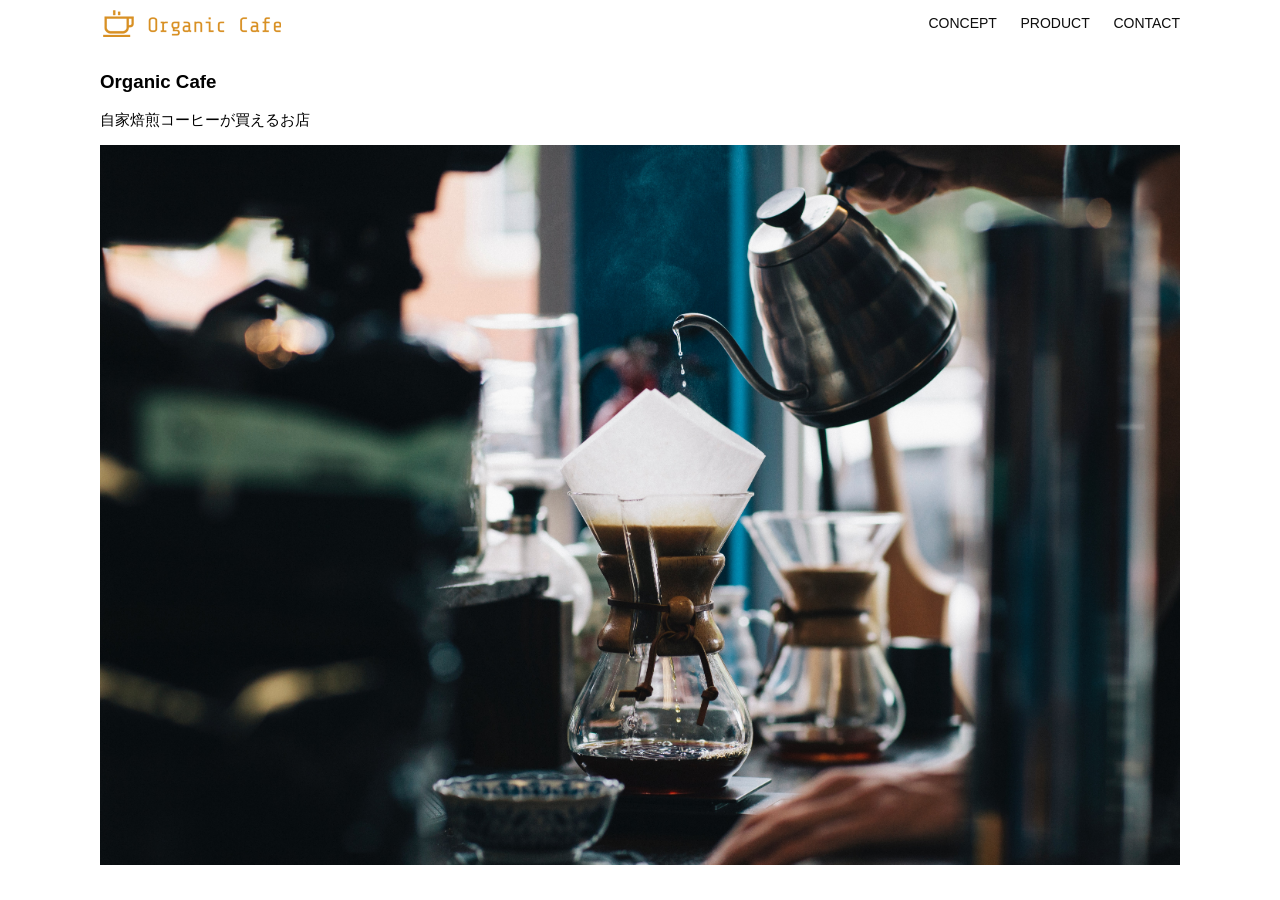
<file: html-css-kadai_013/index.html>
<!doctype html>
<html>
  <head>
    <title>Organic Cafe</title>
    <meta charset="UTF-8" />
    <meta
      name="description"
      content="自家焙煎のコーヒーがお家で楽しめるOrganic Cafe"
    />
    <meta name="viewport" content="width=device-width, initial-scale=1.0" />
    <link rel="stylesheet" href="style.css" />
  </head>
  <body>
    <header>
      <a href="index.html" id="logo"
        ><img src="images/logo.png" alt="トップページに戻る"
      /></a>

      <nav id="nav-pc">
        <a href="index.html#concept">CONCEPT</a>
        <a href="index.html#product">PRODUCT</a>
        <a href="index.html#contact">CONTACT</a>
      </nav>
      <img
        id="menu-sp"
        src="images/button-menu.png"
        alt="ナビゲーションを開く"
        onclick="document.getElementById('nav-sp').style.display = 'block'"
      />

      <nav id="nav-sp">
        <ul>
          <li>
            <img
              id="close"
              src="images/button-close.png"
              alt="ナビゲーションを閉じる"
              onclick="document.getElementById('nav-sp').style.display = 'none'"
            />
          </li>
          <li>
            <a
              id="logo-sp"
              href="index.html"
              onclick="document.getElementById('nav-sp').style.display = 'none'"
            >
              <img src="images/logo-sp.png" alt="トップページに戻る" />
            </a>
          </li>
          <li>
            <a
              class="menu"
              href="index.html#concept"
              onclick="document.getElementById('nav-sp').style.display = 'none'"
              >CONCEPT</a
            >
          </li>
          <li>
            <a
              class="menu"
              href="index.html#product"
              onclick="document.getElementById('nav-sp').style.display = 'none'"
              >PRODUCT</a
            >
          </li>
          <li>
            <a
              class="menu"
              href="index.html#contact"
              onclick="document.getElementById('nav-sp').style.display = 'none'"
              >CONTACT</a
            >
          </li>
        </ul>
      </nav>
      <nav id="nav-sp">
        <img
          id="close"
          src="images/button-close.png"
          alt="ナビゲーションを閉じる"
          onclick="document.getElementById('nav-sp').style.display = 'none'"
        />
      </nav>
    </header>

    <main>
      <article>
        <section id="main-visual">
          <div id="main-message">
            <h1>Organic Cafe</h1>
            <p>自家焙煎コーヒーが買えるお店</p>
          </div>
          <img
            src="images/main-image.jpg"
            alt="コーヒーをハンドドリップで淹れる画像"
          />
        </section>
      </article>
    </main>
  </body>
</html>
</file>
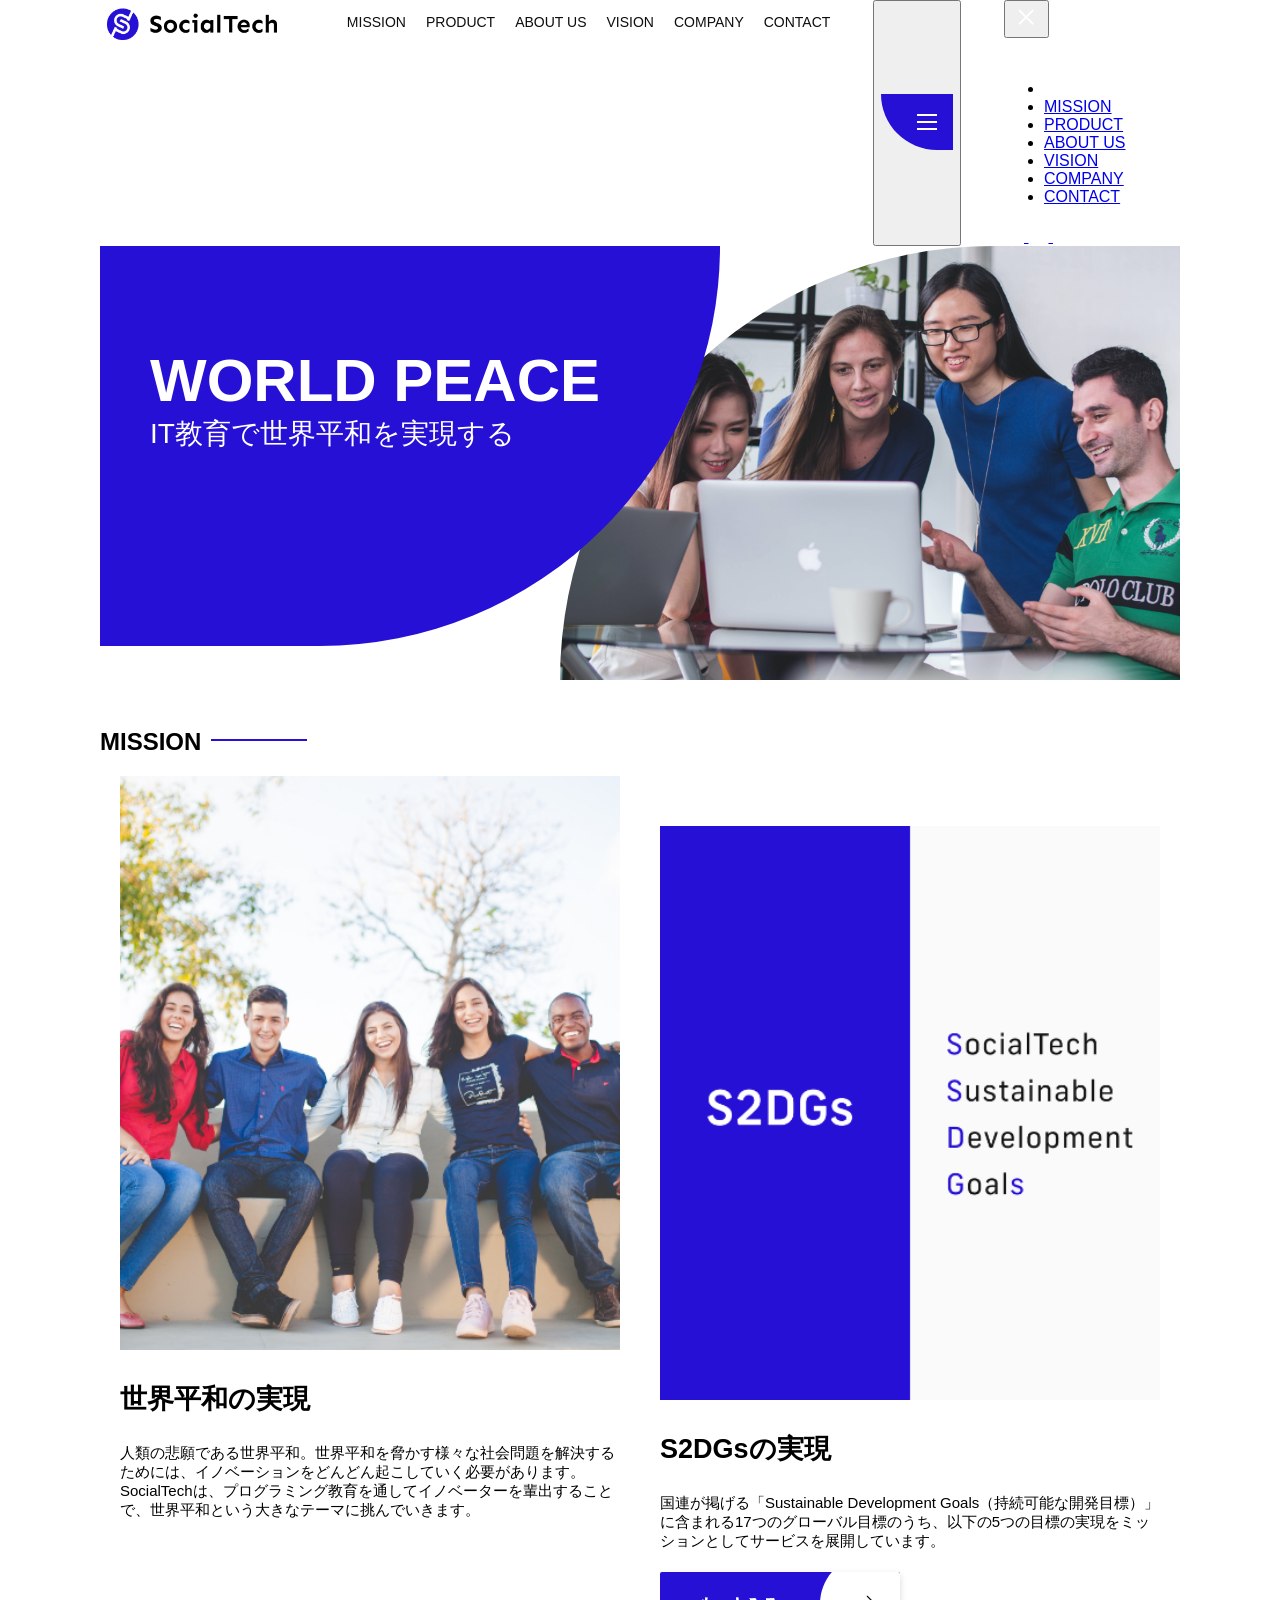
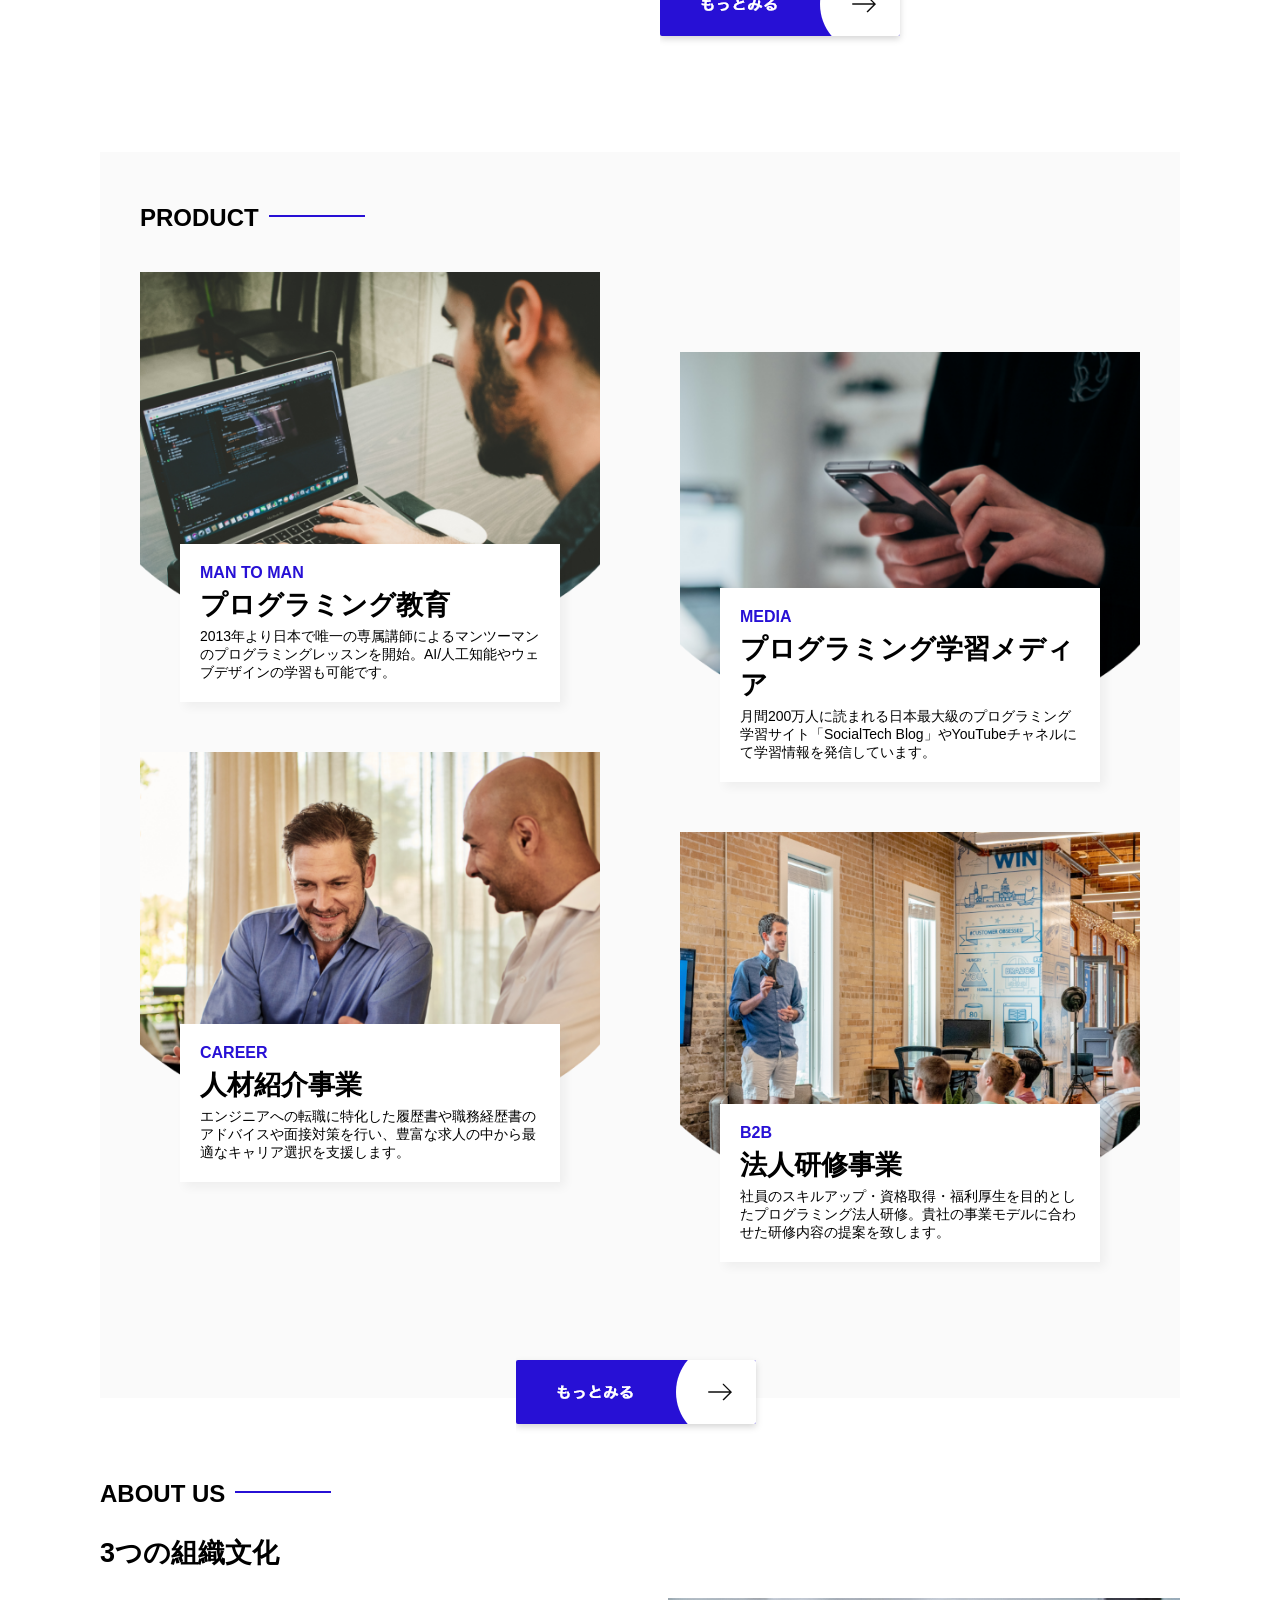
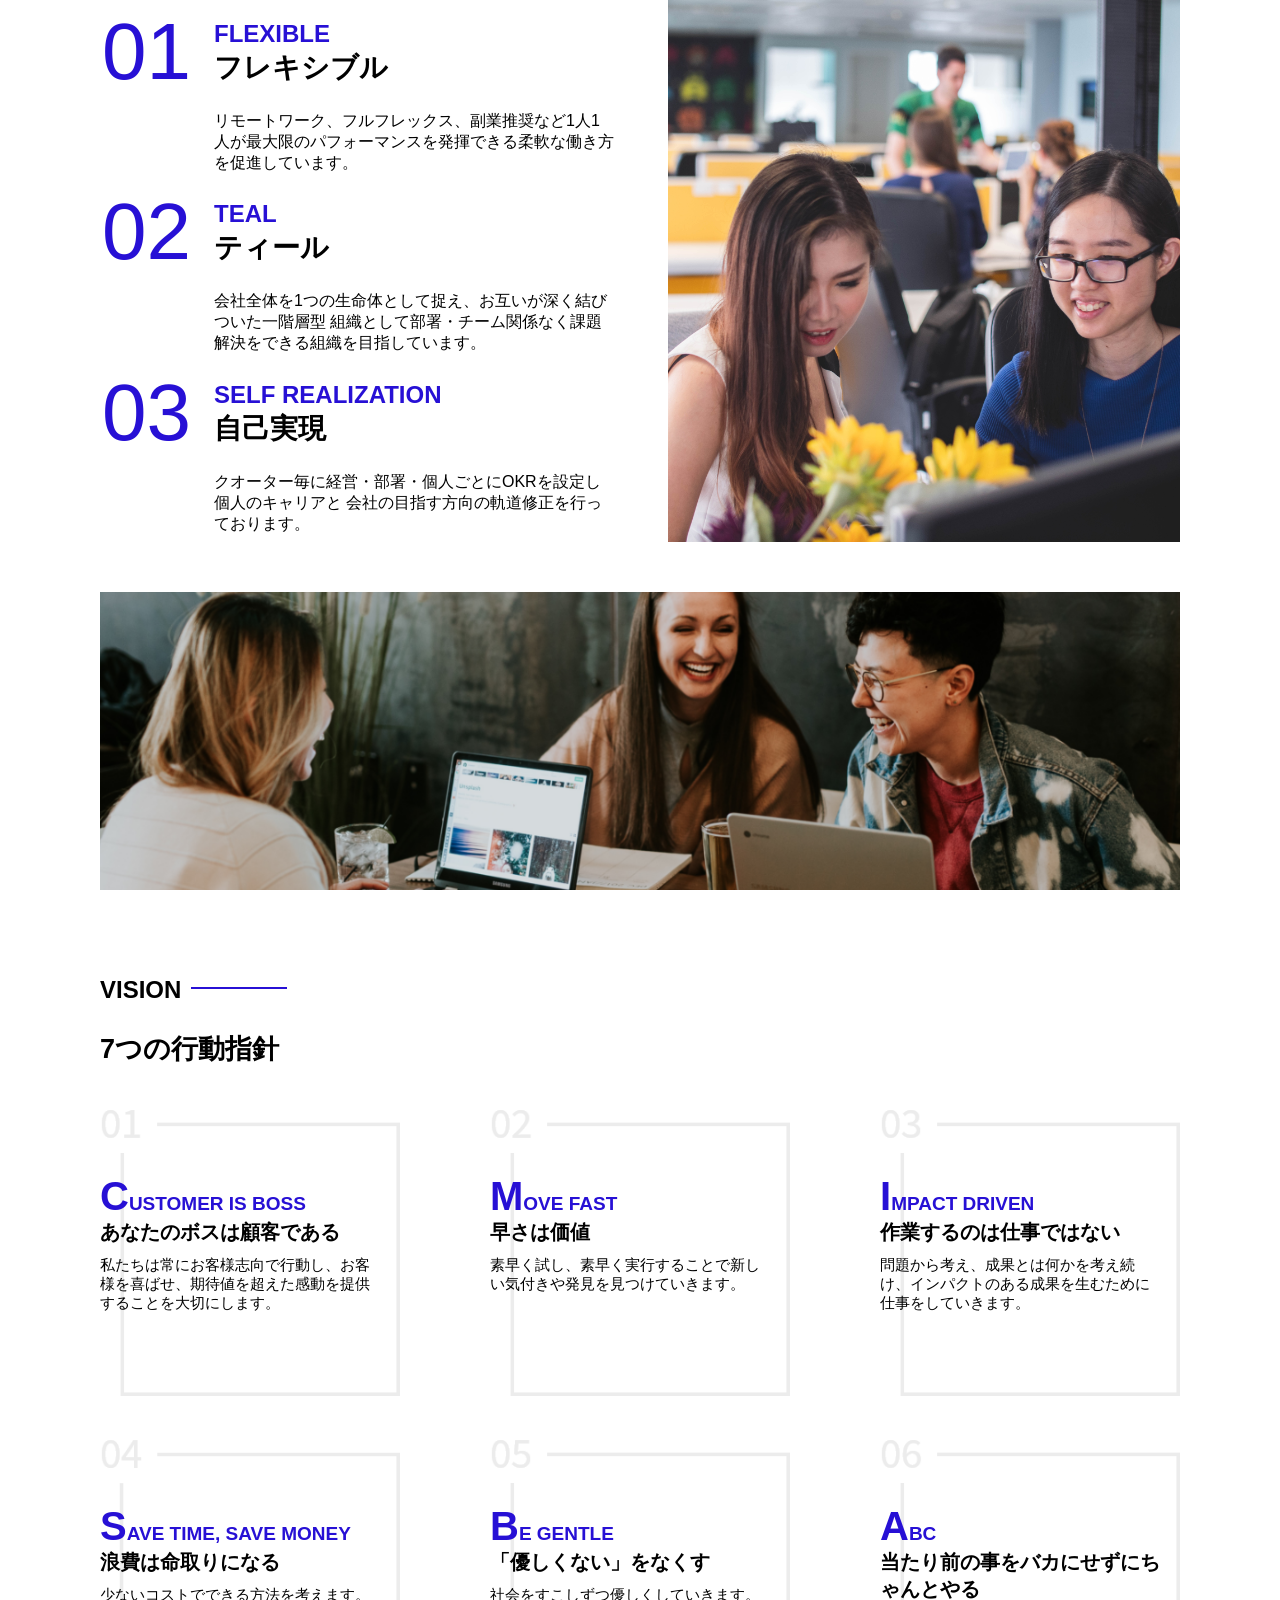
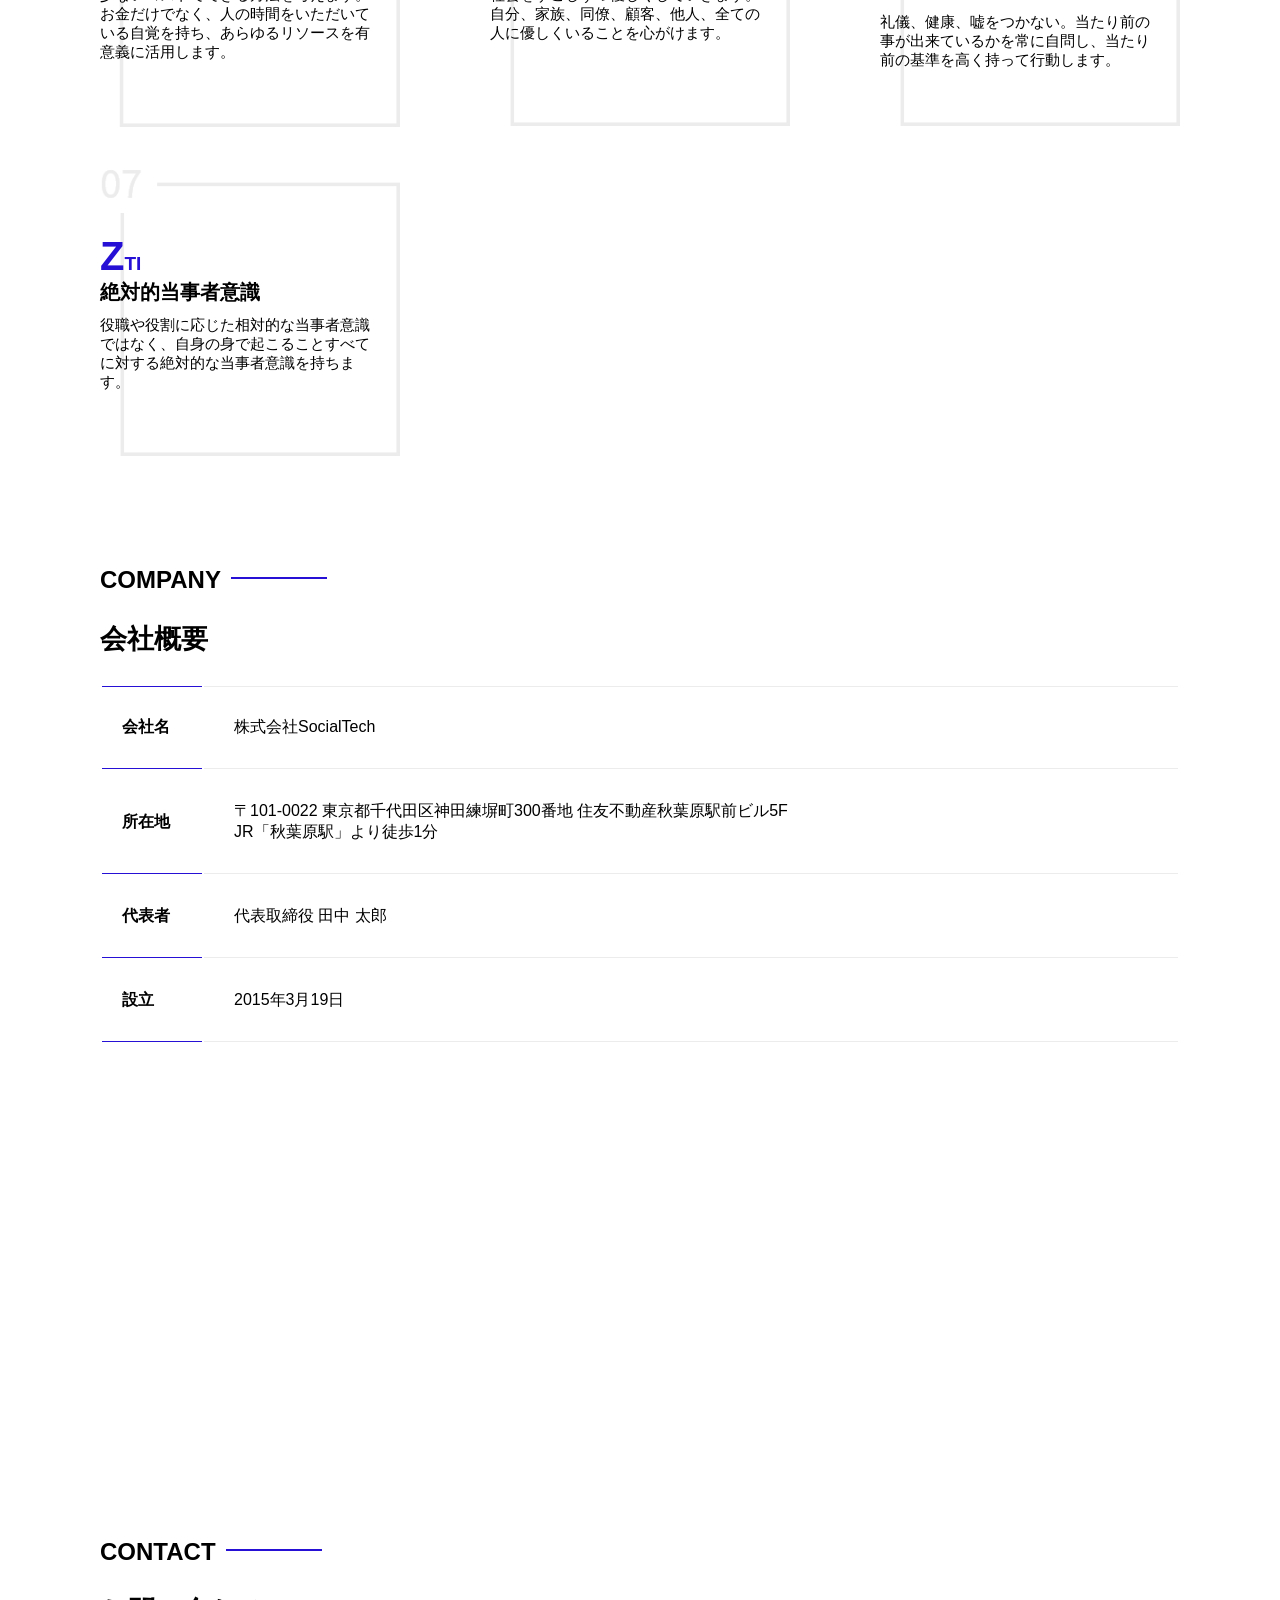
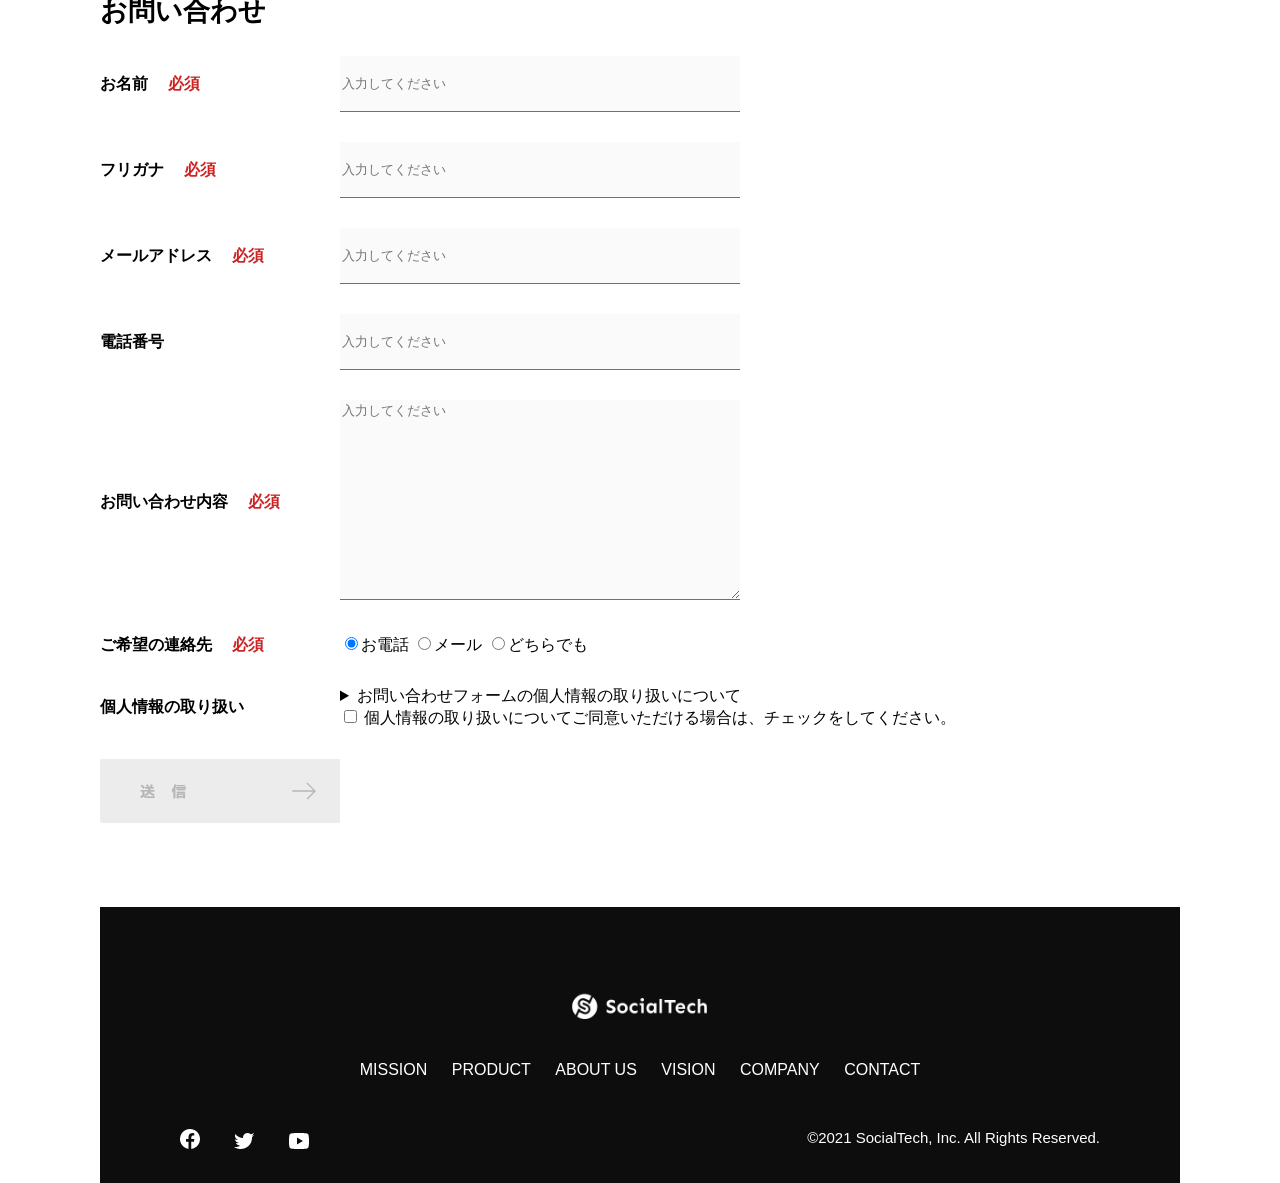
<file: SOCIALTECH/index.html>
<!doctype html>
<html lang="en">
  <head>
    <meta charset="UTF-8" />
    <meta
      name="description"
      content="SocialTechはEdTech業界のリーディングカンパニーを目指します。"
    />
    <meta name="viewport" content="width=device-width, initial-scale=1.0" />
    <title>SocialTech</title>
    <link rel="stylesheet" href="style.css" />
  </head>
  <body>
    <header>
      <a href="index.html" id="logo">
        <img src="images/logo.png" alt="トップページに戻る" />
      </a>
      <nav id="nav-pc">
        <ul>
          <li><a href="mission.html">MISSION</a></li>
          <li><a href="product.html">PRODUCT</a></li>
          <li><a href="index.html#aboutus">ABOUT US</a></li>
          <li><a href="index.html#vision">VISION</a></li>
          <li><a href="index.html#company">COMPANY</a></li>
          <li><a href="index.html#contact">CONTACT</a></li>
        </ul>
      </nav>
        <button id="menu-sp" onclick="document.getElementById('nav-sp').style.display = 'block'">
         <img src="images/button-menu.png" alt="ナビゲーションを開く">
       </button>
         <!-- スマホ用ナビゲーション -->
       <div id="nav-sp">
         <button id="close" onclick="document.getElementById('nav-sp').style.display = 'none'">
           <img src="images/button-close.png" alt="ナビゲーションを閉じる">
         </button>
 
         <nav>
           <ul>
             <li>
               <a id="logo-sp" href="index.html" onclick="document.getElementById('nav-sp').style.display = 'none'"><img src="images/logo-sp.png" alt="トップページに戻る"></a>
             </li>
             <li><a class="menu" href="mission.html" onclick="document.getElementById('nav-sp').style.display = 'none'">MISSION</a></li>
             <li><a class="menu" href="product.html" onclick="document.getElementById('nav-sp').style.display = 'none'">PRODUCT</a></li>
             <li><a class="menu" href="index.html#aboutus" onclick="document.getElementById('nav-sp').style.display = 'none'">ABOUT US</a></li>
             <li><a class="menu" href="index.html#vision" onclick="document.getElementById('nav-sp').style.display = 'none'">VISION</a></li>
             <li><a class="menu" href="index.html#company" onclick="document.getElementById('nav-sp').style.display = 'none'">COMPANY</a></li>
             <li><a class="menu" href="index.html#contact" onclick="document.getElementById('nav-sp').style.display = 'none'">CONTACT</a></li>
           </ul>
         </nav>
         <div id="sns">
           <a href="https://www.facebook.com/sejuku2013">
             <img src="images/button-facebook.png" alt="Facebookのリンク">
           </a>
           <a href="https://twitter.com/samuraijuku">
             <img src="images/button-twitter.png" alt="Twitterのリンク">
           </a>
           <a href="https://www.youtube.com/channel/UCCFOQO5aDK0xXam4cUQXT8g">
             <img src="images/button-youtube.png" alt="YouTubeのリンク">
           </a>
         </div>
       </div>
    </header>
    <main>
      <article>
        <section id="main-visual">
           <div id="main-message">
            <h1>WORLD PEACE</h1>
            <p>IT教育で世界平和を実現する</p>
        </div>
        <img src="images/index/index-main.png" alt="PCの周りに集まる多国籍の仲間たち">
      </section>
       <section id="mission">
         <h2 class="index-h2">MISSION</h2>
        <div id="mission-flex">
          <div>
             <img id="mission-photo" src="images/index/index-mission.png" alt="屋外のベンチで写真を撮影する多国籍の仲間たち">
            <h3>世界平和の実現</h3>
            <p>
              人類の悲願である世界平和。世界平和を脅かす様々な社会問題を解決するためには、イノベーションをどんどん起こしていく必要があります。SocialTechは、プログラミング教育を通してイノベーターを輩出することで、世界平和という大きなテーマに挑んでいきます。
            </p>
          </div>
          <div>
             <img id="s2dgs" src="images/index/s2dgs.png" alt="S2DGs">
            <h3>S2DGsの実現</h3>
            <p>国連が掲げる「Sustainable Development Goals（持続可能な開発目標）」に含まれる17つのグローバル目標のうち、以下の5つの目標の実現をミッションとしてサービスを展開しています。</p>
            <a href="mission.html">
              <img src="images/button-more.png" alt="もっとみる">
            </a>
          </div>
        </div>
      </section>
       <section id="product">
       <h2 class="index-h2">PRODUCT</h2>
        <div class="product-flex">
         <div id="product-left">
           <div>
               <img class="product-photo" src="images/index/index-mantoman.png" alt="PCでコードを書く男性">
               <div class="product-explain">
                 <span>MAN TO MAN</span>
                 <h3>プログラミング教育</h3>
                 <p>2013年より日本で唯一の専属講師によるマンツーマンのプログラミングレッスンを開始。AI/人工知能やウェブデザインの学習も可能です。</p>
               </div>
             </div>
             <div>
               <img class="product-photo" src="images/index/index-career.png" alt="笑顔で話し合う2人の男性">
               <div class="product-explain">
                 <span>CAREER</span>
                 <h3>人材紹介事業</h3>
                 <p>エンジニアへの転職に特化した履歴書や職務経歴書のアドバイスや面接対策を行い、豊富な求人の中から最適なキャリア選択を支援します。</p>
               </div>
             </div>
         </div>
         <div id="product-right">
            <div>
              <img class="product-photo" src="images/index/index-media.png" alt="スマートフォンを操作する人">
              <div class="product-explain">
                <span>MEDIA</span>
                <h3>プログラミング学習メディア</h3>
                <p>月間200万人に読まれる日本最大級のプログラミング学習サイト「SocialTech Blog」やYouTubeチャネルにて学習情報を発信しています。</p>
              </div>
            </div>
            <div>
              <img class="product-photo" src="images/index/index-b2b.png" alt="講演中の男性とそれを聴く人々">
              <div class="product-explain">
                <span>B2B</span>
                <h3>法人研修事業</h3>
                <p>社員のスキルアップ・資格取得・福利厚生を目的としたプログラミング法人研修。貴社の事業モデルに合わせた研修内容の提案を致します。</p>
              </div>
            </div>
          </div>
        </div>
        <div id="product-more">
          <a href="product.html">
            <img src="images/button-more.png" alt="もっとみる">
          </a>
         </div>
        </div>
      </section>
      <!-- ABOUT US -->
      <section id="aboutus">
        <h2 class="index-h2">ABOUT US</h2>
        <h3>3つの組織文化</h3>
        <div>
            <table class="culture-table">
            <tr>
              <td class="culture-num">01</td>
              <th><span class="culture-en">FLEXIBLE</span><br>フレキシブル</th>
            </tr>
            <tr>
              <td>
                <!--空のセル-->
              </td>
              <td class="culture-description">リモートワーク、フルフレックス、副業推奨など1人1人が最大限のパフォーマンスを発揮できる柔軟な働き方を促進しています。</td>
            </tr>
            <tr>
              <td class="culture-num">02</td>
              <th><span class="culture-en">TEAL</span><br>ティール</th>
            </tr>
            <tr>
              <td>
                <!--空のセル-->
              </td>
              <td class="culture-description">会社全体を1つの生命体として捉え、お互いが深く結びついた一階層型 組織として部署・チーム関係なく課題解決をできる組織を目指しています。</td>
            </tr>
            <tr>
              <td class="culture-num">03</td>
              <th><span class="culture-en">SELF REALIZATION</span><br>自己実現</th>
            </tr>
            <tr>
              <td>
                <!--空のセル-->
              </td>
              <td class="culture-description">クオーター毎に経営・部署・個人ごとにOKRを設定し個人のキャリアと 会社の目指す方向の軌道修正を行っております。</td>
            </tr>
          </table>
          <img class="culture-img" src="images/index/index-aboutus1.png" alt="笑顔で話し合う2人の女性">
        </div>
         <img class="culture-img2" src="images/index/index-aboutus2.png" alt="笑顔で話し合う3人の男女">
      </section>
      <!-- VISION -->
      <section id="vision">
        <h2 class="index-h2">VISION</h2>
        <h3>7つの行動指針</h3>
        <div>
           <div class="vision-box">
               <img src="images/index/vision-01.png" alt="01">
               <div>
                 <h4>CUSTOMER IS BOSS</h4>
                 <h5>あなたのボスは顧客である</h5>
                 <p>私たちは常にお客様志向で行動し、お客様を喜ばせ、期待値を超えた感動を提供することを大切にします。</p>
               </div>
             </div>
             <div class="vision-box">
               <img src="images/index/vision-02.png" alt="02">
               <div>
                 <h4>MOVE FAST</h4>
                 <h5>早さは価値</h5>
                 <p>素早く試し、素早く実行することで新しい気付きや発見を見つけていきます。</p>
               </div>
             </div>
             <div class="vision-box">
               <img src="images/index/vision-03.png" alt="03">
               <div>
                 <h4>IMPACT DRIVEN</h4>
                 <h5>作業するのは仕事ではない</h5>
                 <p>問題から考え、成果とは何かを考え続け、インパクトのある成果を生むために仕事をしていきます。</p>
               </div>
             </div>
             <div class="vision-box">
               <img src="images/index/vision-04.png" alt="04">
               <div>
                 <h4>SAVE TIME, SAVE MONEY</h4>
                 <h5>浪費は命取りになる</h5>
                 <p>少ないコストでできる方法を考えます。お金だけでなく、人の時間をいただいている自覚を持ち、あらゆるリソースを有意義に活用します。</p>
               </div>
             </div>
             <div class="vision-box">
               <img src="images/index/vision-05.png" alt="05">
               <div>
                 <h4>BE GENTLE</h4>
                 <h5>「優しくない」をなくす</h5>
                 <p>社会をすこしずつ優しくしていきます。自分、家族、同僚、顧客、他人、全ての人に優しくいることを心がけます。</p>
               </div>
             </div>
             <div class="vision-box">
               <img src="images/index/vision-06.png" alt="06">
               <div>
                 <h4>ABC</h4>
                 <h5>当たり前の事をバカにせずにちゃんとやる</h5>
                 <p>礼儀、健康、嘘をつかない。当たり前の事が出来ているかを常に自問し、当たり前の基準を高く持って行動します。</p>
               </div>
             </div>
             <div class="vision-box">
               <img src="images/index/vision-07.png" alt="07">
               <div>
                 <h4>ZTI</h4>
                 <h5>絶対的当事者意識</h5>
                 <p>役職や役割に応じた相対的な当事者意識ではなく、自身の身で起こることすべてに対する絶対的な当事者意識を持ちます。</p>
               </div>
             </div>
        </div>
      </section>
    </article>
  </main>
  </body>
</html>
        </section>
        <!-- COMPANY -->
      <section id="company">
        <h2 class="index-h2">COMPANY</h2>
        <h3>会社概要</h3>
        <table id="company-table">
             <tr>
               <th class="tableheader tableheader-first">会社名</th>
               <td class="cell cell-first">株式会社SocialTech</td>
             </tr>
             <tr>
               <th class="tableheader">所在地</th>
               <td class="cell">〒101-0022 東京都千代田区神田練塀町300番地 住友不動産秋葉原駅前ビル5F<br>JR「秋葉原駅」より徒歩1分</td>
             </tr>
             <tr>
               <th class="tableheader">代表者</th>
               <td class="cell">代表取締役 田中 太郎</td>
             </tr>
             <tr>
               <th class="tableheader">設立</th>
               <td class="cell">2015年3月19日</td>
             </tr>
           </table>
           <iframe 
 src="https://www.google.com/maps/embed?pb=!1m18!1m12!1m3!1d3240.0688551336807!2d139.7720776771055!3d35.69992317258124!2m3!1f0!2f0!3f0!3m2!1i1024!2i768!4f13.1!3m3!1m2!1s0x60188fee13660e23%3A0x77137876edf742ac!2z5L2P5Y-L5LiN5YuV55Sj56eL6JGJ5Y6f6aeF5YmN44OT44Or!5e0!3m2!1sja!2sjp!4v1704858013291!5m2!1sja!2sjp" 
 style="border: 0" allowfullscreen="" loading="lazy">
 </iframe>
      </section>
      <!-- お問い合わせフォーム -->
      <section id="contact">
        <h2 class="index-h2">CONTACT</h2>
        <h3>お問い合わせ</h3>
        <form>
            <div>
            <div class="contact-heading">
              <label class="contact-label">お名前<span class="contact-span">必須</span></label>
            </div>
            <div>
              <input type="text" name="name" placeholder="入力してください" class="contact-textbox">
            </div>
          </div>
          <div>
            <div class="contact-heading">
              <label class="contact-label">フリガナ<span class="contact-span">必須</span></label>
            </div>
            <div>
              <input type="text" name="hurigana" placeholder="入力してください" class="contact-textbox">
            </div>
          </div>
          <div>
            <div class="contact-heading">
              <label class="contact-label">メールアドレス<span class="contact-span">必須</span></label>
            </div>
            <div>
              <input type="text" name="email" placeholder="入力してください" class="contact-textbox">
            </div>
          </div>
          <div>
            <div class="contact-heading">
              <label class="contact-label">電話番号</label>
            </div>
            <div>
              <input type="text" name="tel" placeholder="入力してください" class="contact-textbox">
            </div>
          </div>
          <div>
            <div class="contact-heading">
              <label class="contact-label">お問い合わせ内容<span class="contact-span">必須</span></label>
            </div>
            <div>
              <textarea class="contact-textarea" placeholder="入力してください" name="message"></textarea>
            </div>
          </div>
           <div>
            <div class="contact-heading">
              <label class="contact-label">ご希望の連絡先<span class="contact-span">必須</span></label>
            </div>
            <div>
              <input class="radiobutton" type="radio" value="tel" name="contact" checked><label>お電話</label>
              <input class="radiobutton" type="radio" value="mail" name="contact"><label>メール</label>
              <input class="radiobutton" type="radio" value="both" name="contact"><label>どちらでも</label>
            </div>
          </div>
            <div>
               <div class="contact-heading">
                 <label class="contact-label">個人情報の取り扱い</label>
               </div>
               <div>
                 <details>
                   <summary>お問い合わせフォームの個人情報の取り扱いについて</summary>
                   <div>
                     <dl>
                       <dt>１．組織の名称又は氏名</dt>
                       <dd>株式会社SocialTech</dd>
                       <dt>２．個人情報保護管理者（若しくはその代理人）の氏名又は職名、所属及び連絡先</dt>
                       <dd>
                         <p>鈴木 一郎 コーポレート部</p>
                         <p>メールアドレス：samurai@example.com</p>
                         <p>TEL：03-1234-5678</p>
                       </dd>
                       <dt>３．個人情報の利用目的</dt>
                       <dd>
                         <ul>
                           <li>本サービス及び本サービスに関連する情報の提供又はそれらに関する連絡のため</li>
                           <li>ユーザーの本人確認のため</li>
                           <li>当社サービスのご案内のため</li>
                           <li>当社の商品等の広告または宣伝（電子メールによるものを含むものとします。）</li>
                         </ul>
                       </dd>
                       <dt>４．個人情報の取り扱い業務の委託</dt>
                       <dd>個人情報の取扱業務の全部または一部を外部に業務委託する場合があります。その際、弊社は、個人情報を適切に保護できる管理体制を敷き実行していることを条件として委託先を厳選したうえで、機密保持契約を委託先と締結し、お客様の個人情報を厳密に管理させます。</dd>
                       <dt>５．個人情報の開示等の請求</dt>
                       <dd>
                         お客様は、弊社に対してご自身の個人情報の開示等（利用目的の通知、開示、内容の訂正・追加・削除、利用の停止または消去、第三者への提供の停止）に関して、当社問合わせ窓口に申し出ることができます。<br>
                         その際、弊社はお客様ご本人を確認させていただいたうえで、合理的な期間内に対応いたします。<br>
                         なお、個人情報に関する弊社問合わせ先は、次の通りです。
                       </dd>
                       <dd>
                         <p>株式会社SocialTech　個人情報問合せ窓口</p>
                         <p>〒150-0043　東京都千代田区神田練塀町300番地 住友不動産秋葉原駅前ビル5F</p>
                         <p>メールアドレス：samurai@example.com　TEL：03-1234-5678</p>
                       </dd>
 
                       <dt>６．個人情報を提供されることの任意性について</dt>
                       <dd>お客様がご自身の個人情報を弊社に提供されるか否かは、お客様のご判断によりますが、もしご提供されない場合には、適切なサービスが提供できない場合がありますので予めご了承ください。</dd>
                     </dl>
                   </div>
                 </details>
                 <input type="checkbox" name="agree">
                 <span>個人情報の取り扱いについてご同意いただける場合は、チェックをしてください。</span>
               </div>
             </div>
             <input type="image" src="images/button-submit.png" alt="送信する">
        </form>
      </section>
      </article>
    </main>
       <footer>
      <div id="footer-logo">
        <img src="images/logo-sp.png" alt="SocialTech">
      </div>
       <div id="footer-link">
        <a href="mission.html">MISSION</a>
        <a href="product.html">PRODUCT</a>
        <a href="index.html#aboutus">ABOUT US</a>
        <a href="index.html#vision">VISION</a>
        <a href="index.html#company">COMPANY</a>
        <a href="index.html#contact">CONTACT</a>
      </div>
       <div id="sns-footer">
         <div class="sns-btns">
           <a href="https://www.facebook.com/sejuku2013"><img src="images/button-facebook.png" alt="Facebookのリンク"></a>
           <a href="https://twitter.com/samuraijuku"><img src="images/button-twitter.png" alt="Twitterのリンク"></a>
           <a href="https://www.youtube.com/channel/UCCFOQO5aDK0xXam4cUQXT8g"><img src="images/button-youtube.png" alt="YouTubeのリンク"></a>
         </div>
         <p id="copyright">&copy;2021 SocialTech, Inc. All Rights Reserved.</p>
       </div>
    </footer>
  </body>
</html>
</file>
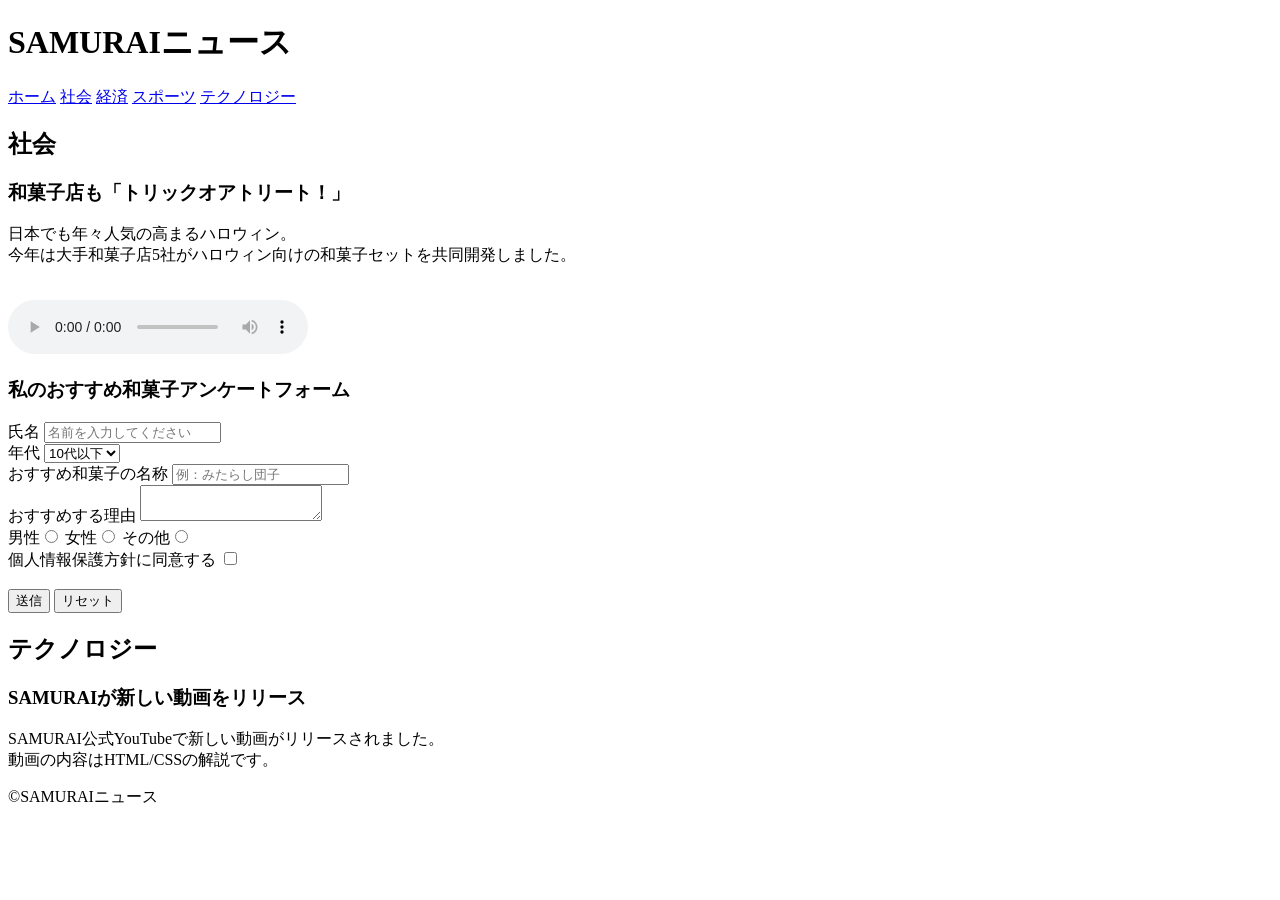
<file: kadai_008.html>
<!doctype html>
<html>
  <head>
    <title>8章課題</title>
    <meta name="description" content="このページは8章の課題です。" />
    <meta charset="UTF-8" />
  </head>
  <body>
    <header>
      <h1>SAMURAIニュース</h1>
      <nav>
        <a
          href="https://www.sejuku.net/?_gl=1*1o9l705*_gcl_au*NjQyOTE5NjIuMTc2NzUwNDQ1Nw..*_ga*MTY0MzkzMDEyOC4xNzU5NzI4MDYz*_ga_8Y6TNFRTP7*czE3NjkwNTU1MDYkbzkxJGcxJHQxNzY5MDU2NzcwJGo0OCRsMCRoMA.."
          >ホーム</a
        >
        <a
          href="https://www.sejuku.net/?_gl=1*1o9l705*_gcl_au*NjQyOTE5NjIuMTc2NzUwNDQ1Nw..*_ga*MTY0MzkzMDEyOC4xNzU5NzI4MDYz*_ga_8Y6TNFRTP7*czE3NjkwNTU1MDYkbzkxJGcxJHQxNzY5MDU2NzcwJGo0OCRsMCRoMA.."
          >社会</a
        >
        <a
          href="https://www.sejuku.net/?_gl=1*1o9l705*_gcl_au*NjQyOTE5NjIuMTc2NzUwNDQ1Nw..*_ga*MTY0MzkzMDEyOC4xNzU5NzI4MDYz*_ga_8Y6TNFRTP7*czE3NjkwNTU1MDYkbzkxJGcxJHQxNzY5MDU2NzcwJGo0OCRsMCRoMA.."
          >経済</a
        >
        <a
          href="https://www.sejuku.net/?_gl=1*1o9l705*_gcl_au*NjQyOTE5NjIuMTc2NzUwNDQ1Nw..*_ga*MTY0MzkzMDEyOC4xNzU5NzI4MDYz*_ga_8Y6TNFRTP7*czE3NjkwNTU1MDYkbzkxJGcxJHQxNzY5MDU2NzcwJGo0OCRsMCRoMA.."
          >スポーツ</a
        >
        <a
          href="https://www.sejuku.net/?_gl=1*1o9l705*_gcl_au*NjQyOTE5NjIuMTc2NzUwNDQ1Nw..*_ga*MTY0MzkzMDEyOC4xNzU5NzI4MDYz*_ga_8Y6TNFRTP7*czE3NjkwNTU1MDYkbzkxJGcxJHQxNzY5MDU2NzcwJGo0OCRsMCRoMA.."
          >テクノロジー</a
        >
      </nav>
    </header>
    <main>
      <article>
        <h2>社会</h2>
        <section>
          <h3>和菓子店も「トリックオアトリート！」</h3>
          <p>
            日本でも年々人気の高まるハロウィン。
            <br />
            今年は大手和菓子店5社がハロウィン向けの和菓子セットを共同開発しました。
          </p>
          <br />
          <audio
            src="C:\Users\yamat\OneDrive\デスクトップ\kadai_008\ichi.mp3"
            controls
          ></audio>
        </section>
        <section>
          <h3>私のおすすめ和菓子アンケートフォーム</h3>
          <form>
            <label>氏名</label>
            <input type="text" placeholder="名前を入力してください" />
            <br />

            <label>年代</label>
            <select>
              <option>10代以下</option>
              <option>20代</option>
              <option>30代</option>
              <option>40代以上</option>
            </select>
            <br />

            <label>おすすめ和菓子の名称</label>
            <input type="text" placeholder="例：みたらし団子" />
            <br />

            <label>おすすめする理由</label>
            <textarea></textarea>
            <br />

            <label>男性</label><input type="radio" name="gender" />
            <label>女性</label><input type="radio" name="gender" />
            <label>その他</label><input type="radio" name="gender" />
            <br />

            <label>個人情報保護方針に同意する</label>
            <input type="checkbox" />
            <br />
            <br />

            <input type="submit" value="送信" />
            <input type="reset" value="リセット" />
          </form>
        </section>
      </article>
      <article>
        <h2>テクノロジー</h2>
        <section>
          <h3>SAMURAIが新しい動画をリリース</h3>
          <p>
            SAMURAI公式YouTubeで新しい動画がリリースされました。
            <br />
            動画の内容はHTML/CSSの解説です。
          </p>
        </section>
      </article>
    </main>
    <footer>
      <p>&copy;SAMURAIニュース</p>
    </footer>
  </body>
</html>
</file>
<file: html-css-kadai_013/style.css>
body {
  font-family:
    "Source Sans Pro", "Hiragino Kaku Gothic ProN", Meiryo, Arial, sans-serif;
}

p {
  font-size: 15px;
}

#main-visual > img {
  width: 100%;
}

@media screen and (min-width: 768px) {
  body {
    max-width: 1080px;
    min-width: 960px;
    margin: 0 auto;
  }

  header {
    display: flex;
    justify-content: space-between;
  }

  #nav-pc {
    text-align: right;
    font-size: 14px;
    padding-top: 15px;
  }

  #nav-sp {
    display: none;
  }

  #menu-sp {
    display: none;
  }
  #nav-pc > a {
    text-decoration: none;
    margin-left: 20px;
  }

  #nav-pc > a:link {
    color: #0d0d0d;
  }

  #nav-pc > a:visited {
    color: #0d0d0d;
  }

  #nav-pc > a:hover {
    color: #0d0d0d;
    text-decoration: underline;
  }

  #nav-pc > a:active {
    color: #0d0d0d;
  }
}

@media screen and (max-width: 767px) {
  body {
    min-width: 375px;
    margin: 0;
  }

  #nav-pc {
    display: none;
  }

  #menu-sp {
    float: right;
    padding: 0;
  }

  #nav-sp {
    background-color: #ce933e;
    position: absolute;
    left: 0;
    top: 0;
    height: 100%;
    width: 100%;
    display: none;
    z-index: 100;
  }

  #nav-sp ul {
    padding-left: 0;
  }

  #nav-sp li {
    list-style: none;
  }

  #close {
    position: absolute;
    top: 20px;
    right: 20px;
  }

  #logo-sp {
    margin: 80px 0px 30px 20px;
  }

  #nav-sp a {
    display: block;
  }

  #nav-sp a:link {
    color: #ffffff;
  }

  #nav-sp a:visited {
    color: #ffffff;
  }

  #nav-sp a:hover {
    color: #ffffff;
    text-decoration: underline;
  }

  #nav-sp .menu {
    text-decoration: none;
    display: block;
    margin: 0 20px 0 20px;
    height: 44px;
    font-size: 16px;
    background-image: url(images/arrow.png);
    background-repeat: no-repeat;
    background-position: right top;
  }
}
</file>
<file: SOCIALTECH/style.css>
/* PC、スマホ共通スタイル */
* {
  box-sizing: border-box;
}

p {
  font-size: 15px;
}

body {
  max-width: 1080px;
  margin: 0 auto 0 auto;
  font-family:
    "Source Sans Pro", "Hiragino Kaku Gothic ProN", Meiryo, Arial, sans-serif;
}
header {
  display: flex;
  justify-content: space-between;
}
#nav-pc {
  font-size: 14px;
}

#nav-pc ul {
  display: flex;
  padding-left: 0;
}

#nav-pc li {
  list-style: none;
}

#nav-pc a {
  text-decoration: none;
  margin-left: 20px;
  color: #0d0d0d;
}

#nav-pc a:hover {
  text-decoration: underline;
}
#main-visual {
  position: relative;
  height: 400px;
}
#main-message {
  position: absolute;
  top: 0;
  left: 0;
  background-color: #2710d5;
  color: #ffffff;
  border-radius: 0 0 476px 0;
  max-width: 620px;
  height: 100%;
  width: 100%;
  z-index: 11;
}
#main-message > h1 {
  font-size: 60px;
  margin: 100px 0 0 50px;
}
#main-message > p {
  font-size: 28px;
  margin: 0 0 0 50px;
}
#main-visual > img {
  max-width: 620px;
  border-radius: 476px 0 0 0;
  position: absolute;
  top: 0;
  right: 0;
  z-index: 10;
}
h2 {
  margin: 40px 0 0 0;
}

h2::after {
  content: url("images/line.png");
  margin-left: 10px;
}

h3 {
  font-size: 27px;
}
#mission {
  margin: 80px auto 80px auto;
}

#mission-flex {
  display: flex;
}
#mission-flex > div {
  width: 50%;
  margin: 20px;
}

#mission-photo {
  width: 100%;
}

#s2dgs {
  margin-top: 50px;
  width: 100%;
}
#product {
  background-color: #fafafa;
  margin: 80px 0 80px 0;
  padding: 10px 40px 0px 40px;
}

/* 外枠 */
#product .product-flex {
  margin-top: 40px;
  display: flex;
}

/* 左のカラム */
#product-left {
  width: 50%;
  margin-right: 20px;
}

/* 右のカラム */
#product-right {
  width: 50%;
  margin-left: 20px;
  margin-top: 80px;
}

/* 画像＋説明の枠 */
#product-left > div {
  position: relative;
  height: 480px;
  margin-right: 20px;
}
#product-right > div {
  position: relative;
  height: 480px;
  margin-left: 20px;
}
/* 画像 */
.product-photo {
  width: 100%;
}
/* 説明文の枠 */
.product-explain {
  background-color: #ffffff;
  position: absolute;
  left: 0;
  bottom: 50px;
  margin: 0 40px 0 40px;
  padding: 20px;
  box-shadow: 5px 5px 10px rgba(0, 0, 0, 0.05);
}

/* 説明文の英語 */
.product-explain > span {
  color: #2710d5;
  font-weight: bold;
  font-size: 16px;
  margin: 0;
}

/* 説明文の見出し */
.product-explain > h3 {
  margin: 5px 0 5px 0;
}

/* 説明文 */
.product-explain > p {
  font-size: 14px;
  margin: 0;
}

/* もっと見るボタン */
#product-more {
  text-align: center;
}

#product-more a {
  position: relative;
  bottom: -42px;
}
#aboutus {
  margin: 80px auto 80px auto;
}

/* 3つの組織文化と画像を入れる枠 */
#aboutus > div {
  display: flex;
}
/* 画像 */
.culture-img {
  width: 50%;
  align-self: flex-start;
}

.culture-img2 {
  margin-top: 50px;
  width: 100%;
}
.culture-table {
  margin-right: 50px;
}
.culture-num {
  font-size: 80px;
  color: #2710d5;
  padding: 0 20px 0 0;
}

/* 見出し */
.culture-table th {
  text-align: left;
  font-size: 28px;
  font-weight: bold;
}

/* 組織文化英語 */
.culture-en {
  color: #2710d5;
  font-size: 24px;
}

/* 説明文 */
.culture-description {
  margin: 0;
}
/* ビジョン */
#vision {
  margin: 80px auto 80px auto;
}

/* セクション内の外枠*/
#vision > div {
  display: flex;
  justify-content: space-between;
  flex-wrap: wrap;
}

/*7つの行動指針の枠*/
.vision-box {
  width: 300px;
  height: 300px;
  margin-bottom: 30px;
  position: relative;
}
.vision-box > img {
  width: 100%;
  position: relative;
  z-index: 30;
}

.vision-box > div {
  position: absolute;
  top: 0;
  left: 0;
  z-index: 31;
  margin-right: 20px;
}

.vision-box > div > h4 {
  color: #2710d5;
  font-size: 19px;
  margin: 80px 0 0 0;
}

.vision-box > div > h4::first-letter {
  font-size: 40px;
}

.vision-box > div > h5 {
  font-size: 20px;
  margin: 0 0 0 0;
}

.vision-box > div > p {
  margin: 10px 0 0 0;
}
/* 会社概要 */
#company {
  margin: 80px auto 80px auto;
}
#company-table {
  width: 100%;
}

.tableheader {
  text-align: left;
  padding: 20px;
  border-bottom-color: #2710d5;
  border-bottom-width: 1px;
  border-bottom-style: solid;
  width: 100px;
}

.tableheader-first {
  border-top-color: #2710d5;
  border-top-width: 1px;
  border-top-style: solid;
}

.cell {
  padding: 30px;
  border-bottom-color: #ececec;
  border-bottom-width: 1px;
  border-bottom-style: solid;
}

.cell-first {
  border-top-color: #ececec;
  border-top-width: 1px;
  border-top-style: solid;
}
#company > iframe {
  width: 100%;
  height: 368px;
  margin-top: 40px;
}
/* お問い合わせ */
#contact {
  margin: 80px auto 80px auto;
}

/* 外枠 */
#contact > form > div {
  display: flex;
  flex-direction: row;
  flex-wrap: wrap;
  padding-bottom: 30px;
}
/* 左列の見出し */
.contact-heading {
  width: 240px;
  align-self: center;
}
/* 見出しのラベル */
.contact-label {
  font-weight: bold;
}
/* 必須 */
.contact-span {
  color: #ce2222;
  margin: 0 0 0 20px;
  font-weight: bold;
}
/* テキストボックス */
.contact-textbox {
  border-top: 0px;
  border-left: 0px;
  border-right: 0px;
  border-bottom-width: 1px;
  border-bottom-color: #707070;
  border-style: solid;
  background-color: #fafafa;
  width: 400px;
  height: 56px;
}

/* お問い合わせ内容のテキストエリア */
.contact-textarea {
  border-top: 0px;
  border-left: 0px;
  border-right: 0px;
  border-bottom-width: 1px;
  border-bottom-color: #707070;
  background-color: #fafafa;
  width: 400px;
  height: 200px;
}
/* 個人情報の取り扱い */
#contact dt {
  font-weight: bold;
}

#contact dd {
  margin: 0 0 16px 0;
}

#contact dd p {
  margin: 0;
}

#contact dd ul {
  padding-left: 0;
}

#contact dd li {
  margin-bottom: 0;
  list-style: none;
}
/* フッター */
footer {
  background-color: #0d0d0d;
  text-align: center;
  padding: 80px 80px 30px 80px;
}

#footer-logo {
  margin-bottom: 30px;
}
#footer-link {
  margin-bottom: 50px;
}

#footer-link > a {
  text-decoration: none;
  margin: 10px;
  color: #ffffff;
}

#footer-link > a:hover {
  text-decoration: underline;
}
#sns-footer {
  display: flex;
  justify-content: space-between;
}

#sns-footer a {
  margin-right: 30px;
}

#copyright {
  color: #ffffff;
  margin: 0;
}
/*====================
  スマートフォン用のスタイル
 =====================*/
@media screen and (max-width: 767px) {
  /* PC用ナビゲーション非表示 */
  #nav-pc {
    display: none;
  }

  /* ハンバーガーメニュー */
  #menu-sp {
    display: block;
    background-color: transparent;
    float: right;
    padding: 0;
    border: none;
  }

  /* スマホ用ナビゲーションの表示切替*/
  /* 初期状態、レイアウトと非表示設定 */
  #nav-sp {
    background-color: #2710d5;
    position: fixed;
    left: 0;
    top: 0;
    height: 100%;
    width: 100%;
    display: none;
    z-index: 100;
  }
  /* ×ボタン */
  #close {
    position: absolute;
    top: 20px;
    right: 20px;
    background-color: transparent;
    border: none;
  }

  #nav-sp nav ul {
    padding-left: 0;
  }

  #nav-sp nav li {
    list-style: none;
  }

  /* ナビゲーションメニュー用ロゴ */
  #logo-sp {
    margin: 80px 0 30px 20px;
  }
  /* ナビゲーションのリンクの装飾設定 */
  #nav-sp nav a {
    display: block;
    color: #ffffff;
  }

  #nav-sp nav a:hover {
    text-decoration: underline;
  }

  #nav-sp .menu {
    text-decoration: none;
    margin: 0 20px 0 20px;
    height: 44px;
    font-size: 16px;
    background-image: url("images/arrow.png");
    background-repeat: no-repeat;
    background-position: right top;
  }
  #sns {
    position: absolute;
    bottom: 20px;
    left: 20px;
  }

  #sns > a {
    margin-right: 30px;
  }
}
</file>
